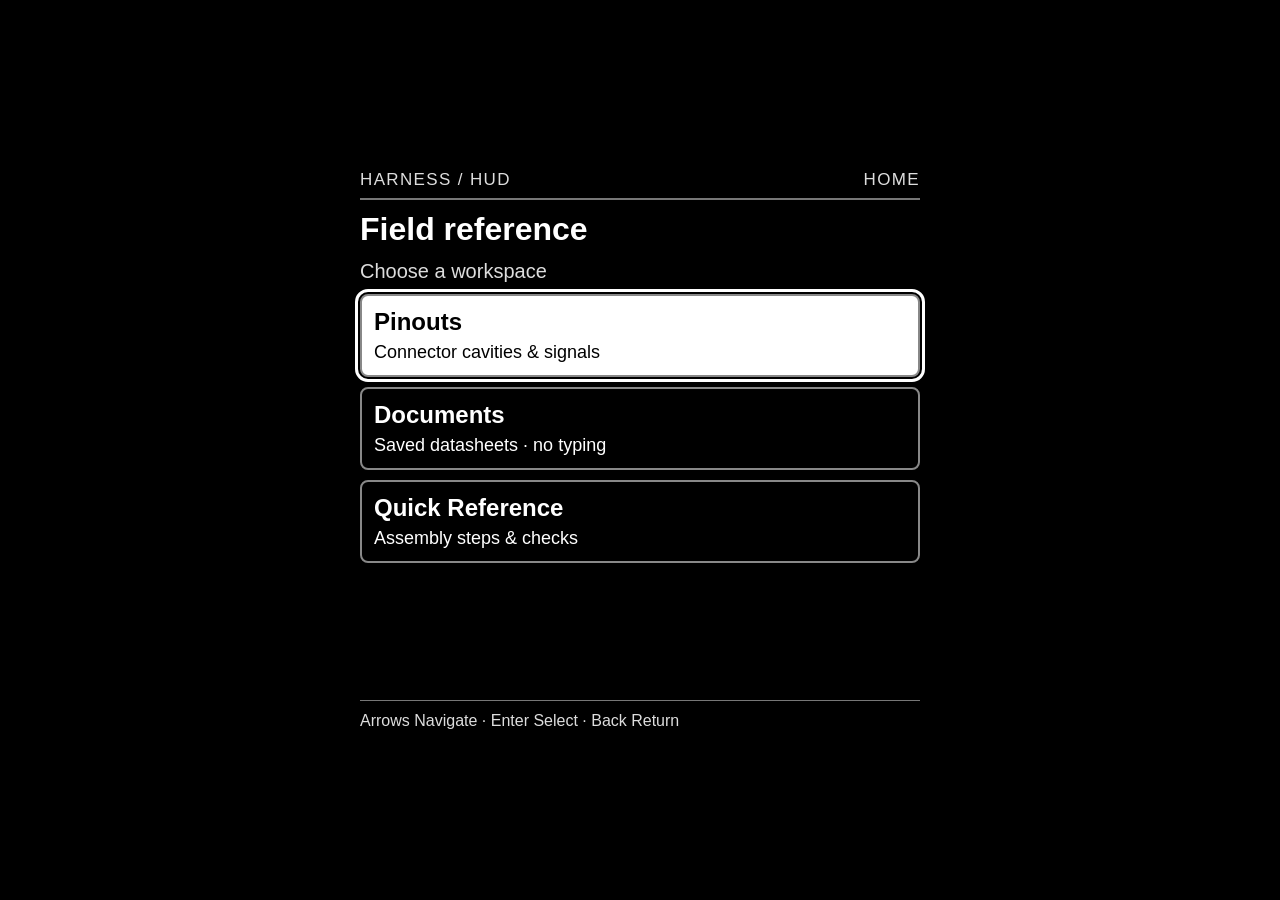
<file: index.html>
<!doctype html>
<html lang="en">
<head>
<meta charset="utf-8">
<meta name="viewport" content="width=device-width, initial-scale=1">
<meta name="mrbd-web-app-capable" content="yes">
<meta name="theme-color" content="#000000">
<meta name="description" content="Harness pinouts, assembly references, and a datasheet viewer controlled from the glasses.">
<link rel="icon" type="image/png" sizes="192x192" href="icons/icon-192.png">
<link rel="manifest" href="manifest.webmanifest">
<link rel="stylesheet" href="app.css?v=drive-1">
<script src="drive-config.js?v=drive-1" defer></script>
<script src="drive-client.js?v=drive-1" defer></script>
<script src="app.js?v=drive-1" defer></script>
<title>Harness HUD</title>
</head>
<body>
<div id="hud">
<header><span>HARNESS / HUD</span><span id="position">HOME</span></header>
<main id="screen" aria-label="Harness reference"></main>
<footer id="hint">Arrows Navigate · Enter Select · Back Return</footer>
</div>
</body>
</html>
</file>
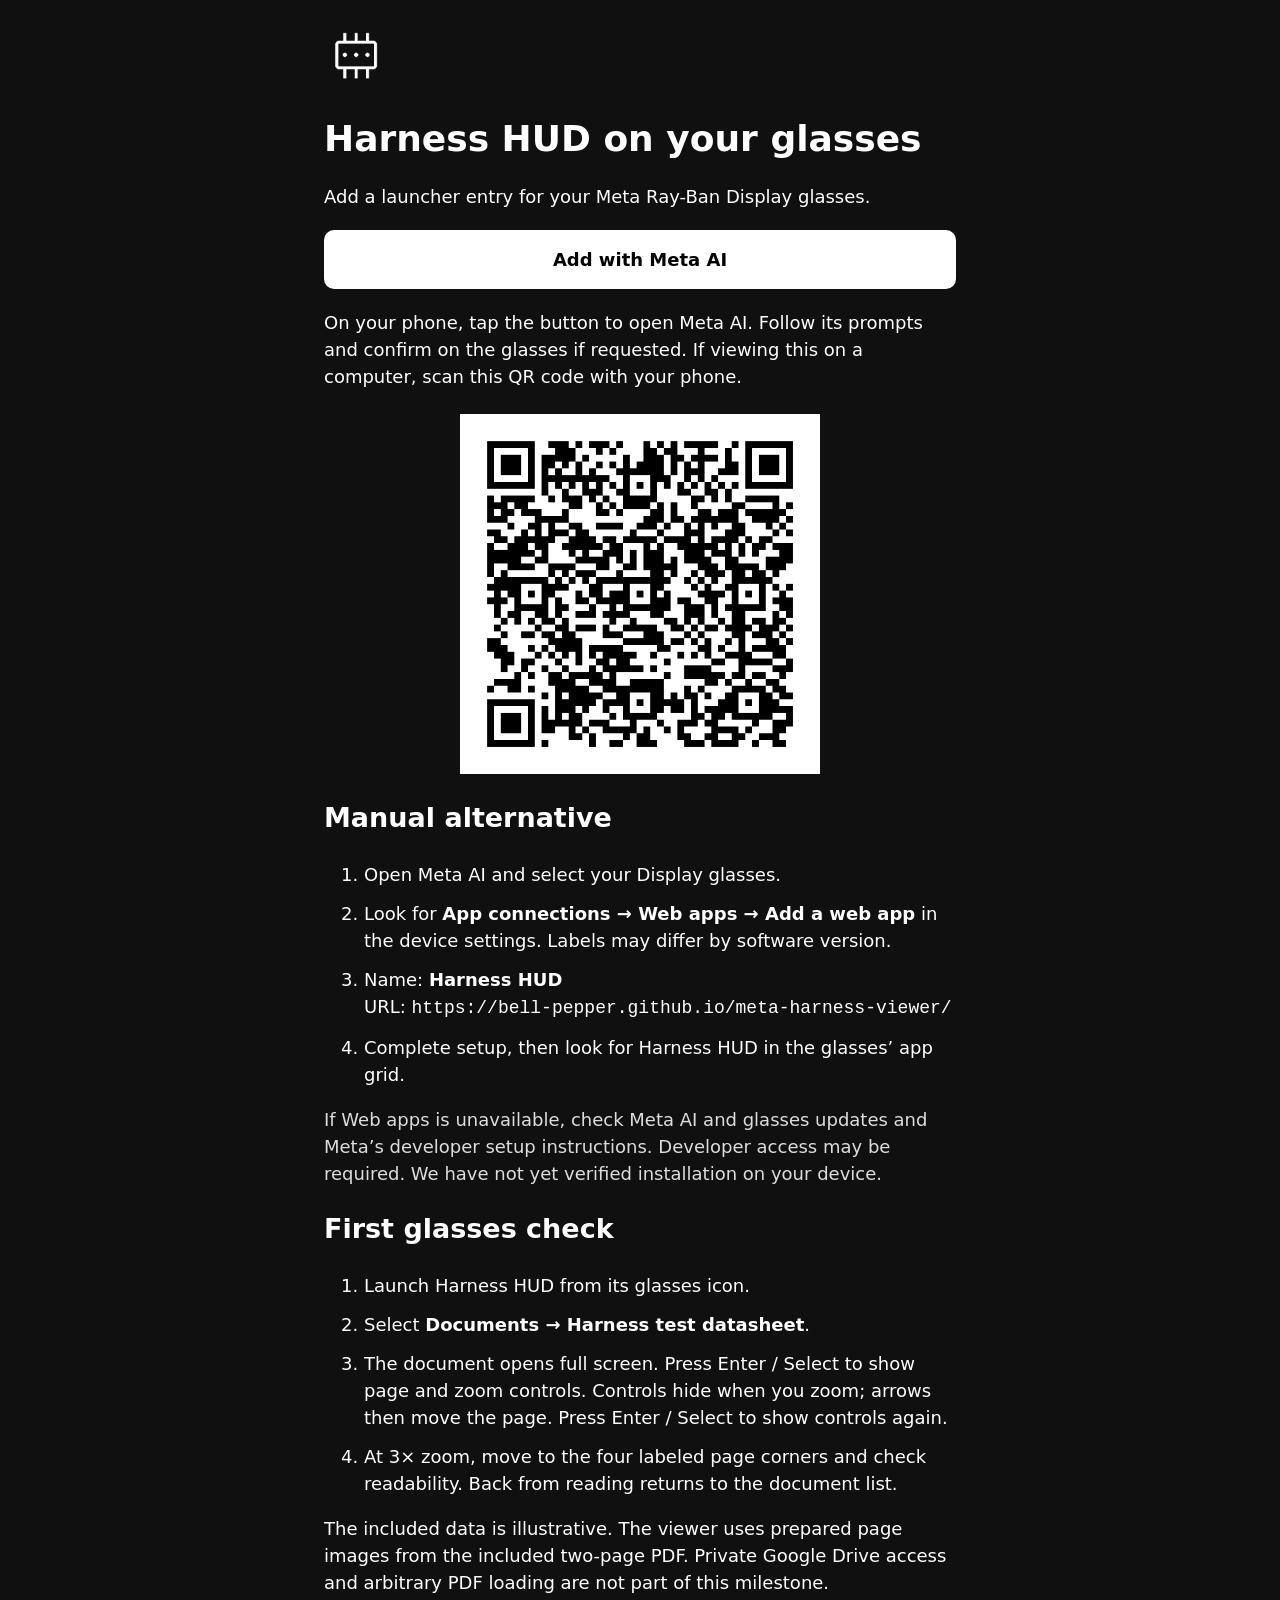
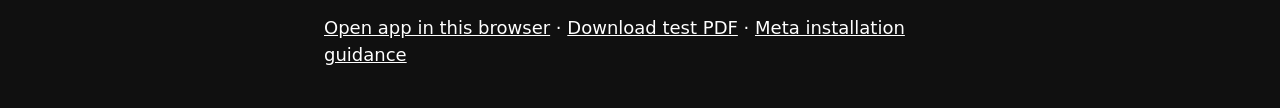
<file: install.html>
<!doctype html>
<html lang="en">
<head>
<meta charset="utf-8">
<meta name="viewport" content="width=device-width, initial-scale=1">
<meta name="description" content="Add Harness HUD to your Meta Ray-Ban Display glasses.">
<title>Install Harness HUD</title>
<link rel="icon" href="icons/icon-192.png" type="image/png">
<style>
*{box-sizing:border-box}body{font:18px/1.5 system-ui,sans-serif;background:#101010;color:#fff;max-width:680px;margin:0 auto;padding:24px}h1{line-height:1.1}a{color:#fff}a.action{display:block;background:#fff;color:#000;padding:16px;border-radius:10px;font-weight:700;text-decoration:none;text-align:center;margin:20px 0}img.qr{display:block;width:min(100%,360px);height:auto;margin:24px auto}li{margin:12px 0}code{overflow-wrap:anywhere}.note{color:#ddd}.icon{width:64px;height:64px}a:focus-visible{outline:3px solid #fff;outline-offset:4px}
</style>
</head>
<body>
<img class="icon" src="icons/icon-192.png" alt="Harness connector icon">
<h1>Harness HUD on your glasses</h1>
<p>Add a launcher entry for your Meta Ray-Ban Display glasses.</p>
<a class="action" href="fb-viewapp://web_app_deep_link?appName=Harness%20HUD&amp;appUrl=https%3A%2F%2Fbell-pepper.github.io%2Fmeta-harness-viewer%2F">Add with Meta AI</a>
<p>On your phone, tap the button to open Meta AI. Follow its prompts and confirm on the glasses if requested. If viewing this on a computer, scan this QR code with your phone.</p>
<img class="qr" src="icons/install-qr.png" width="520" height="520" alt="QR code to add Harness HUD through Meta AI">
<h2>Manual alternative</h2>
<ol><li>Open Meta AI and select your Display glasses.</li><li>Look for <strong>App connections → Web apps → Add a web app</strong> in the device settings. Labels may differ by software version.</li><li>Name: <strong>Harness HUD</strong><br>URL: <code>https://bell-pepper.github.io/meta-harness-viewer/</code></li><li>Complete setup, then look for Harness HUD in the glasses’ app grid.</li></ol>
<p class="note">If Web apps is unavailable, check Meta AI and glasses updates and Meta’s developer setup instructions. Developer access may be required. We have not yet verified installation on your device.</p>
<h2>First glasses check</h2>
<ol><li>Launch Harness HUD from its glasses icon.</li><li>Select <strong>Documents → Harness test datasheet</strong>.</li><li>The document opens full screen. Press Enter / Select to show page and zoom controls. Controls hide when you zoom; arrows then move the page. Press Enter / Select to show controls again.</li><li>At 3× zoom, move to the four labeled page corners and check readability. Back from reading returns to the document list.</li></ol>
<p>The included data is illustrative. The viewer uses prepared page images from the included two-page PDF. Private Google Drive access and arbitrary PDF loading are not part of this milestone.</p>
<p><a href="./">Open app in this browser</a> · <a href="assets/demo/harness-test.pdf">Download test PDF</a> · <a href="https://github.com/facebook/meta-wearables-webapp#4-deploy-to-glasses">Meta installation guidance</a></p>
</body>
</html>
</file>
<file: app.css>
:root{color-scheme:dark;font-family:Arial,Helvetica,sans-serif;background:#000;color:#fff;font-size:24px}
*{box-sizing:border-box}body{margin:0;min-height:100svh;display:grid;place-items:center;background:#000}
#hud{width:100%;max-width:600px;height:100svh;max-height:600px;padding:20px;display:flex;flex-direction:column;gap:12px}
header{display:flex;justify-content:space-between;gap:8px;align-items:center;border-bottom:2px solid #777;padding-bottom:8px;font-size:17px;letter-spacing:.08em;color:#ddd;flex-shrink:0}
#screen{flex:1;min-height:0;overflow:auto;padding:5px;margin:-5px;scrollbar-width:none}#screen::-webkit-scrollbar{display:none}
h1{font-size:32px;line-height:1.1;margin:0 0 12px}h2{font-size:26px;margin:0 0 10px}p{line-height:1.25;margin:10px 0}
.muted{color:#ddd;font-size:20px}.tag{font-size:17px;letter-spacing:.04em;color:#ddd}
nav{display:grid;gap:10px}button,a.action{font:inherit;font-weight:700;display:block;text-align:left;width:100%;background:#000;color:#fff;border:2px solid #888;border-radius:8px;padding:12px;cursor:pointer;text-decoration:none;touch-action:manipulation}
button:focus-visible,a:focus-visible{outline:3px solid #fff;outline-offset:2px;background:#fff;color:#000}button:focus{background:#fff;color:#000}button:disabled{opacity:.45;cursor:default}button small{display:block;font-size:18px;font-weight:400;margin-top:6px}
footer{flex-shrink:0;border-top:1px solid #777;padding-top:10px;font-size:16px;line-height:1.2;color:#ddd}.card{border:2px solid #777;border-radius:8px;padding:12px}
table{width:100%;border-collapse:collapse;font-size:23px}th,td{text-align:left;border-bottom:1px solid #666;padding:10px 4px}th{font-size:18px;color:#ddd}ol{padding-left:30px;line-height:1.4}
#screen.reader{display:flex;flex-direction:column;overflow:hidden;gap:10px}.reader h1{font-size:24px;margin:0;white-space:nowrap;overflow:hidden;text-overflow:ellipsis;flex-shrink:0}
#paper{position:relative;flex:1;min-height:0;background:#000;border:1px solid #777;overflow:hidden;touch-action:none}
#page-image{position:absolute;max-width:none;display:block;user-select:none;pointer-events:none}#paper.panning{outline:3px solid #fff;outline-offset:-4px}#paper.panning::after{content:'MOVE MODE';position:absolute;top:6px;right:6px;background:#000;color:#fff;font-size:16px;padding:4px;border:1px solid #fff}
#page-status{position:absolute;inset:0;display:grid;place-items:center;text-align:center;background:#000;font-size:22px;padding:20px}#page-status[hidden]{display:none}
.controls{display:grid;grid-template-columns:repeat(3,minmax(0,1fr));gap:8px;flex-shrink:0}.controls button{text-align:center;font-size:20px;padding:10px 4px}.controls button small{font-size:16px}
.reader .tag{margin:0;flex-shrink:0}button.compact{font-size:20px;padding:10px}.assembly nav{gap:8px}.assembly p{font-size:22px}.assembly .muted{font-size:19px}
@media(max-width:400px){#hud{padding:14px;gap:10px}h1{font-size:28px}:root{font-size:22px}.controls button{font-size:18px}header{font-size:14px}footer{font-size:15px}}
/* The document owns the whole viewport; its tools appear only on request. */
#hud.reading{max-width:none;max-height:none;width:100%;height:100dvh;padding:0;gap:0}
#hud.reading>header,#hud.reading>footer{display:none}
#hud.reading #screen.reader{position:relative;margin:0;padding:0;gap:0;width:100%;height:100%;overflow:hidden}
#hud.reading #paper{border:0;outline:none;width:100%;height:100%;flex:none}
#reader-tools{position:absolute;bottom:0;left:0;right:0;z-index:2;background:#000;padding:16px;border-top:2px solid #fff;display:grid;gap:12px}
#reader-tools[hidden]{display:none}
#reader-tools #resume{text-align:center}

.pair-code{font-size:40px;font-weight:700;letter-spacing:.15em;text-align:center}.pair-url{font-size:20px;overflow-wrap:anywhere}
</file>
